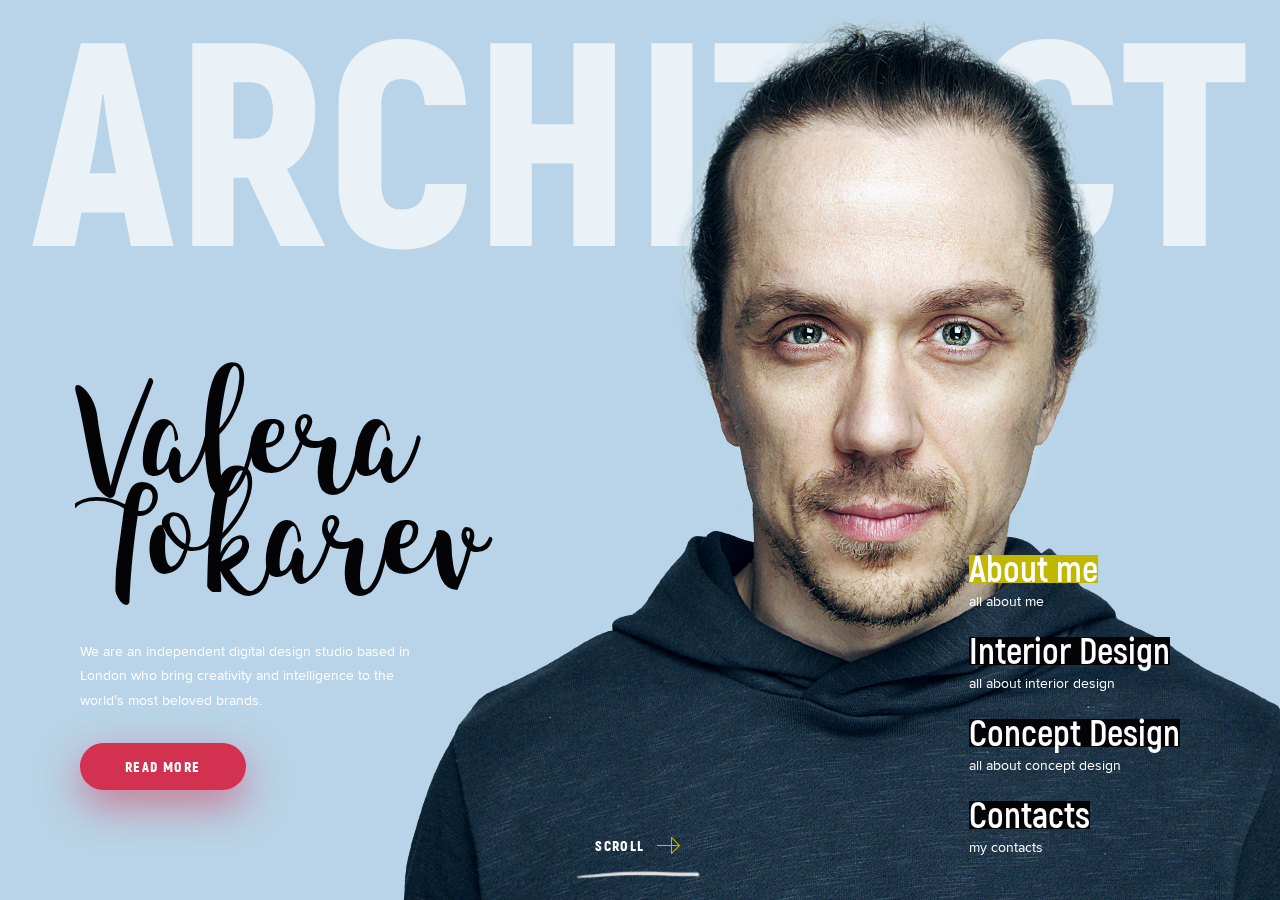
<file: index.html>
<!DOCTYPE html>
<html lang="en">
<head>
	<meta charset="UTF-8">
	<meta name="resources-path" content="resources/">
	<title>Valerka</title>
	<meta name="viewport" content="initial-scale=1, minimal-ui"/>
	<link rel="stylesheet" href="resources/css/styles.css">
	<script src="resources/js/libs/modernizr.js"></script>
	<script src="resources/js/libs/webcomponents-lite.js"></script>
	<script src="resources/js/libs/setPrototypeOf.polyfill.js"></script>
	<script data-main="resources/js/app" src="resources/js/require.js"></script>
</head>
<body>

	<vh-fix></vh-fix>

	<preload-component class="page-wrapper">
		<header>
			<div class="wrapper">
				<div class="side-nav vh-height show1000">
					<nav is="main-nav" class="desktop-nav" data-id="main-slide-scroll">
						<div class="item">
							<a href="#about" class="link-wrap active">
								<span class="link">About <span class="sw">me</span></span>
							</a>
							<div>all about me</div>
						</div>
						<div class="item">
							<a href="#interior" class="link-wrap">
								<span class="link">Interior <span class="sw">Design</span></span>
							</a>
							<div>all about interior design</div>
						</div>
						<div class="item">
							<a href="#concept" class="link-wrap">
								<span class="link">Concept <span class="sw">Design</span></span>
							</a>
							<div>all about concept design</div>
						</div>
						<div class="item">
							<a href="#contacts" class="link-wrap">
								<span class="link">Contacts</span>
							</a>
							<div>my contacts</div>
						</div>
					</nav>
				</div>
			</div>
		</header>

		<full-bg class="full-bg vh-height" data-id="main-slide-scroll">
			<div class="full-bg-wrapper">
				<div class="bg-item vh-height" style="background: #b9d4e8"></div>
				<div class="bg-item vh-height" style="background: #bbe7c2"></div>
				<div class="bg-item vh-height" style="background: #cdbee8"></div>
				<div class="bg-item vh-height" style="background: #c3dce0"></div>
			</div>
		</full-bg>
		
		<stage-component class="stage vh-height">
			<div class="wrapper">
				<full-text>ARCHITECT</full-text>
				<div class="name">
					<div class="svg-top">
						<svg xmlns="http://www.w3.org/2000/svg" xmlns:xlink="http://www.w3.org/1999/xlink" preserveAspectRatio="xMidYMid" viewBox="0 0 346 137">
							<path id="ms1" class="ms" clip-path="url(#clip1)" d="M2.000,24.000 L28.000,123.000 C28.000,123.000 27.862,125.062 32.000,129.000 C36.138,132.938 38.000,129.000 38.000,129.000 L53.000,81.000 C53.000,81.000 76.709,20.016 77.000,20.000 C77.291,19.984 115.000,71.000 115.000,71.000 L104.000,79.000 C104.000,79.000 102.334,85.393 102.000,78.000 C101.666,70.607 97.000,62.000 97.000,62.000 C97.000,62.000 93.529,60.353 90.000,62.000 C86.471,63.647 83.126,65.596 81.000,70.000 C78.874,74.404 75.242,83.346 75.000,89.000 C74.758,94.654 75.026,103.007 76.000,105.000 C76.974,106.993 80.694,111.210 82.000,111.000 C83.306,110.790 89.198,109.222 91.000,107.000 C92.802,104.778 100.233,98.714 100.000,97.000 C99.767,95.286 100.000,91.000 100.000,91.000 C100.000,91.000 101.284,96.487 101.000,100.000 C100.716,103.513 99.701,112.464 101.000,114.000 C102.299,115.536 102.000,116.000 102.000,116.000 L105.000,118.000 C105.000,118.000 111.672,117.730 113.000,116.000 C114.328,114.270 118.000,110.000 118.000,110.000 L131.000,85.000 L144.000,71.000 C144.000,71.000 151.468,63.416 153.000,61.000 C154.532,58.584 159.554,49.552 161.000,46.000 C162.446,42.448 167.540,26.852 168.000,25.000 C168.460,23.148 167.439,10.356 167.000,9.000 C166.561,7.644 161.000,3.000 161.000,3.000 C161.000,3.000 157.368,2.988 155.000,5.000 C152.632,7.012 145.598,16.751 145.000,19.000 C144.402,21.249 140.980,36.240 140.000,52.000 C139.020,67.760 137.296,92.273 138.000,99.000 C138.704,105.727 142.433,127.480 145.000,131.000 C147.567,134.520 152.000,135.000 152.000,135.000 C152.000,135.000 157.871,131.707 160.000,129.000 C162.129,126.293 167.000,119.000 167.000,119.000 C167.000,119.000 171.525,107.233 173.000,103.000 C174.475,98.767 178.244,90.940 180.000,89.000 C181.756,87.060 190.215,85.471 192.000,85.000 C193.785,84.529 202.085,82.115 203.000,80.000 C203.915,77.885 207.236,74.771 207.000,70.000 C206.764,65.229 205.668,62.885 204.000,62.000 C202.332,61.115 195.913,59.822 192.000,63.000 C188.087,66.178 184.028,74.928 184.000,84.000 C183.972,93.072 185.683,103.527 191.000,107.000 C196.317,110.473 202.286,109.425 205.000,109.000 C207.714,108.575 216.574,101.233 218.000,100.000 C219.426,98.767 224.660,87.268 226.000,84.000 C227.340,80.732 234.000,66.000 234.000,66.000 C234.000,66.000 237.062,58.998 236.000,58.000 C234.938,57.002 234.127,54.162 232.000,54.000 C229.873,53.838 225.509,56.885 225.000,59.000 C224.491,61.115 223.926,66.963 225.000,71.000 C226.074,75.037 231.163,80.420 234.000,82.000 C236.837,83.580 246.702,84.635 250.000,83.000 C253.298,81.365 256.000,79.000 256.000,79.000 C256.000,79.000 254.285,85.651 253.000,93.000 C251.715,100.349 250.601,115.503 251.000,119.000 C251.399,122.497 252.989,127.910 259.000,129.000 C265.011,130.090 269.075,128.871 271.000,126.000 C272.925,123.129 281.000,106.000 281.000,106.000 C281.000,106.000 313.289,74.115 314.000,76.000 C314.711,77.885 315.000,78.000 315.000,78.000 C315.000,78.000 313.203,66.150 310.000,63.000 C306.797,59.850 295.765,59.811 294.000,66.000 C292.235,72.189 286.197,90.691 287.000,99.000 C287.803,107.309 290.067,108.577 294.000,110.000 C297.933,111.423 303.520,104.804 305.000,104.000 C306.480,103.196 313.000,93.000 313.000,93.000 C313.000,93.000 311.706,111.300 314.000,115.000 C316.294,118.700 319.375,117.199 321.000,117.000 C322.625,116.801 332.612,108.905 333.000,107.000 C333.388,105.095 339.748,95.460 341.000,93.000 C342.252,90.540 344.000,74.000 344.000,74.000 "/>
							<clipPath id="clip1">
								<text x="6" y="116" id="tx1" class="tx"><tspan>Valera</tspan></text>
							</clipPath>
						</svg>
					</div>
					<div class="svg-bot">
						<svg xmlns="http://www.w3.org/2000/svg" xmlns:xlink="http://www.w3.org/1999/xlink" preserveAspectRatio="xMidYMid" viewBox="0 0 422 143">
							<path id="ms2" class="ms" clip-path="url(#clip2)" d="M3.000,45.063 C3.000,45.063 12.789,38.119 21.000,37.062 C29.211,36.006 45.216,38.390 49.000,41.063 C52.784,43.735 65.826,50.206 68.000,50.062 C70.174,49.919 81.209,47.800 84.000,43.062 C86.791,38.325 84.687,31.781 84.000,29.063 C83.313,26.344 78.918,22.873 73.000,23.063 C67.082,23.252 61.941,36.003 62.000,40.062 C62.059,44.122 54.443,91.257 54.000,97.063 C53.557,102.868 53.603,131.179 53.000,133.062 C52.397,134.946 52.125,132.927 54.000,136.062 C55.875,139.198 84.000,55.062 84.000,55.062 C84.000,55.062 88.504,62.041 89.000,65.062 C89.496,68.084 84.368,76.146 85.000,85.063 C85.632,93.979 88.639,102.552 91.000,104.063 C93.361,105.573 99.114,107.257 103.000,105.062 C106.886,102.868 113.452,93.876 115.000,90.062 C116.548,86.249 118.998,68.157 117.000,64.063 C115.002,59.968 110.205,51.819 107.000,51.063 C103.795,50.306 96.000,54.063 96.000,54.063 C95.227,56.768 92.592,59.152 98.000,68.062 C103.408,76.973 111.134,82.649 115.000,84.062 C118.866,85.476 127.289,86.127 131.000,84.062 C134.711,81.998 144.991,75.857 147.000,75.063 C149.009,74.268 161.601,62.862 164.000,60.063 C166.399,57.262 173.621,43.395 176.000,35.063 C178.379,26.730 180.007,17.946 179.000,13.062 C177.993,8.179 173.919,3.744 169.000,3.062 C164.081,2.381 160.808,5.898 158.000,12.062 C155.192,18.227 148.923,40.611 148.000,51.063 C147.077,61.514 144.000,119.063 144.000,119.063 L144.000,127.062 L144.000,92.062 C144.000,92.062 145.126,98.262 149.000,92.062 C152.874,85.863 158.441,78.563 163.000,75.063 C167.559,71.562 172.007,72.060 175.000,76.063 C177.993,80.065 179.031,85.692 176.000,89.062 C172.969,92.433 165.262,100.098 161.000,102.062 C156.738,104.027 153.000,106.063 153.000,106.063 C153.000,106.063 158.625,110.184 160.000,114.062 C161.375,117.941 168.712,122.135 172.000,125.063 C175.288,127.990 180.414,131.614 185.000,128.063 C189.586,124.511 192.299,120.619 195.000,114.062 C197.701,107.506 202.115,92.263 203.000,89.062 C203.885,85.863 208.908,70.292 212.000,67.063 C215.092,63.833 220.542,59.906 224.000,62.062 C227.458,64.219 226.223,70.311 228.000,73.063 C229.777,75.814 212.000,74.062 212.000,74.062 C212.000,74.062 201.275,93.122 202.000,96.062 C202.725,99.003 206.908,109.460 211.000,109.063 C215.092,108.665 218.474,105.827 222.000,101.063 C225.526,96.298 227.000,89.062 227.000,89.062 C227.000,89.062 229.701,83.325 228.000,94.063 C226.299,104.800 223.769,110.049 226.000,112.063 C228.231,114.076 230.495,115.276 234.000,115.062 C237.505,114.849 242.901,109.576 246.000,105.062 C249.099,100.549 254.853,84.311 257.000,80.062 C259.147,75.814 268.738,61.452 268.000,62.062 C267.262,62.673 268.081,55.500 264.000,54.063 C259.919,52.625 254.718,54.225 255.000,58.062 C255.282,61.900 255.240,66.698 257.000,71.062 C258.760,75.427 262.033,81.741 266.000,82.063 C269.967,82.384 278.256,84.833 283.000,82.063 C287.744,79.292 288.000,80.062 288.000,80.062 C289.159,83.541 284.440,86.938 283.000,96.062 C281.560,105.187 279.734,118.387 282.000,121.062 C284.266,123.738 285.436,128.522 292.000,128.063 C298.564,127.603 303.388,122.687 306.000,116.063 C308.612,109.438 311.727,91.354 315.000,87.062 C318.273,82.771 324.974,82.195 328.000,83.062 C331.026,83.930 343.903,77.538 345.000,77.062 C346.097,76.587 348.927,70.930 345.000,65.062 C341.073,59.195 337.293,58.225 333.000,60.063 C328.707,61.900 324.636,65.152 323.000,71.062 C321.364,76.973 319.679,93.711 324.000,99.062 C328.321,104.414 332.154,108.687 337.000,109.063 C341.846,109.438 346.696,107.827 352.000,102.062 C357.304,96.298 364.194,80.379 365.000,79.063 C365.806,77.746 367.170,71.017 369.000,72.063 C370.830,73.108 372.533,73.895 374.000,86.062 C375.467,98.230 375.896,108.252 378.000,114.062 C380.104,119.873 380.940,122.000 384.000,123.062 C387.060,124.125 387.597,120.030 391.000,111.062 C394.403,102.095 401.868,79.335 402.000,75.063 C402.132,70.790 400.892,67.133 399.000,66.063 C397.108,64.992 392.824,66.698 394.000,71.062 C395.176,75.427 399.000,82.063 399.000,82.063 C399.000,82.063 405.888,87.876 410.000,87.062 C414.112,86.249 418.932,80.244 420.000,77.062"/>
							<clipPath id="clip2">
								<text x="8" y="114" id="tx2" class="tx" filter="url(#f2)"><tspan>Tokarev</tspan></text>
							</clipPath>
						</svg>
					</div>
				</div>

				<div class="replaceable" data-id="stage-replaceable">
					<div class="photo">
						<contain-resize
							data-width="1015"
							data-height="1019">
							<img is="img-preload" class="top-photo"
								data-wait="true"
								data-desktop-src="resources/images/main/photo-top.png"
								src=""
								alt=""/>
							<img is="img-preload" class="bot-photo"
								data-wait="true"
								data-desktop-src="resources/images/main/photo-bot.png"
								src=""
								alt=""/>

							<birds-component></birds-component>
						</contain-resize>
					</div>

					<div class="stage-screen stage-about">
						<div class="arrow"></div>
					</div>

					<div class="stage-screen stage-interior">
						<div class="lamp">
							<div class="lamp-inner"></div>
						</div>
					</div>

					<div class="scroll-button-wrapper">
						<div class="scroll-button">scroll</div>
					</div>
				</div>
			</div>
		</stage-component>

		<main class="replaceable" data-id="main-replaceable">
			<slide-scroll class="vh-height" data-id="main-slide-scroll">
				<div class="slide-scroll-wrapper">

					<section class="home js-slide vh-height" id="#about">
						<div class="bg"></div>
						<div class="wrapper">
							<div class="text">
								<p>We are an independent digital design studio based in London who bring creativity and intelligence to the world’s most beloved brands.</p>
								<div class="btn-wrap">
									<a href="#" class="button">Read more</a>
								</div>
							</div>
						</div>
					</section>

					<section class="about js-slide vh-height" id="#interior">
						<div class="bg">
							<div class="wrapper">
								<div class="bg-arrow"></div>
							</div>
						</div>
						<div class="wrapper">
							<div class="text">
								<p>We are an independent digital design studio based in London who bring creativity and intelligence to the world’s most beloved brands.</p>
								<div class="btn-wrap">
									<a href="#" class="button">Read more</a>
								</div>
							</div>
						</div>
					</section>

					<section class="about js-slide vh-height" id="#concept">
						<div class="bg">
							<div class="wrapper">
								<div class="bg-arrow"></div>
							</div>
						</div>
						<div class="wrapper">
							<div class="text">
								<p>We are an independent digital design studio based in London who bring creativity and intelligence to the world’s most beloved brands.</p>
								<div class="btn-wrap">
									<a href="#" class="button">Read more</a>
								</div>
							</div>
						</div>
					</section>

					<section class="about js-slide vh-height" id="#contacts">
						<div class="bg">
							<div class="wrapper">
								<div class="bg-arrow"></div>
							</div>
						</div>
						<div class="wrapper">
							<div class="text">
								<p>We are an independent digital design studio based in London who bring creativity and intelligence to the world’s most beloved brands.</p>
								<div class="btn-wrap">
									<a href="#" class="button">Read more</a>
								</div>
							</div>
						</div>
					</section>

				</div>
			</slide-scroll>
		</main>

	</preload-component>
</body>
</html>
</file>
<file: resources/css/styles.css>
@font-face {
	font-family:'P';
	src: url('../fonts/p-Regular_gdi.eot');
	src: url('../fonts/p-Regular_gdi.eot?#iefix') format('embedded-opentype'),
		url('../fonts/p-Regular_gdi.woff') format('woff'),
		url('../fonts/p-Regular_gdi.ttf') format('truetype'),
		url('../fonts/p-Regular_gdi.svg#P-Regular') format('svg');
	font-weight: 400;
	font-style: normal;
	font-stretch: normal;
}
@font-face {
	font-family:'Akrobat';
	src: url('../fonts/Akrobat-Bold.eot');
	src: url('../fonts/Akrobat-Bold.eot?#iefix') format('embedded-opentype'),
		url('../fonts/Akrobat-Bold.woff') format('woff'),
		url('../fonts/Akrobat-Bold.ttf') format('truetype'),
		url('../fonts/Akrobat-Bold.svg#Akrobat-Bold') format('svg');
	font-weight: 700;
	font-style: normal;
	font-stretch: normal;
}
@font-face {
	font-family:'Akrobat';
	src: url('../fonts/Akrobat-Black.eot');
	src: url('../fonts/Akrobat-Black.eot?#iefix') format('embedded-opentype'),
		url('../fonts/Akrobat-Black.woff') format('woff'),
		url('../fonts/Akrobat-Black.ttf') format('truetype'),
		url('../fonts/Akrobat-Black.svg#Akrobat-Black') format('svg');
	font-weight: 900;
	font-style: normal;
	font-stretch: normal;
}
@font-face {
	font-family:'KingBasil';
	src: url('../fonts/KingBasilLite-Regular.eot');
	src: url('../fonts/KingBasilLite-Regular.eot?#iefix') format('embedded-opentype'),
		url('../fonts/KingBasilLite-Regular.woff') format('woff'),
		url('../fonts/KingBasilLite-Regular.ttf') format('truetype'),
		url('../fonts/KingBasilLite-Regular.svg#KingBasilLite-Regular') format('svg');
	font-weight: 400;
	font-style: normal;
	font-stretch: normal;
}
* {
	margin: 0;
	padding: 0;
	outline: 0 none;
	border: none;
}
li {
	list-style: none outside none;
}
html, body {
	border: 0 none;
}
html {
	height: 100%;
	-webkit-text-size-adjust: none;
}

body {
	font-size: 14px;
	color: #ffffff;
/*	background: #b9d4e8;*/
	height: 100%;
	-webkit-font-smoothing: antialiased;
	-moz-osx-font-smoothing: grayscale;
	-webkit-tap-highlight-color: transparent;
	font-family: 'P', sans-serif;
}

input {
	-webkit-appearance: none;
}
input[type='number'] {
    -moz-appearance:textfield;
}

input::-webkit-outer-spin-button,
input::-webkit-inner-spin-button {
    -webkit-appearance: none;
    margin: 0;
}

body.prevent-scroll {
	overflow: hidden;
}
body.prevent-scroll .page-wrapper {

}

a {
	text-decoration: none;
}

::selection {
	position: relative;
	background: rgba(211, 49, 80, 0.7);
}
::-moz-selection {
	background: rgba(211, 49, 80, 0.7);
}

preload-component {
	display: block;
	min-height: 100%;
}
.page-wrapper {
	position: relative;
	overflow: hidden;
	min-width: 320px;
}
.show320 {
	display: block !important;
}
.show640 {
	display: none !important;
}
.show320.show640 {
	display: block !important;
}
.show1000 {
	display: none !important;
}
.show640.show1000 {
	display: none !important;
}
span.show320 {
	display: inline !important;
}
span.show640 {
	display: none !important;
}
span.show320.show640 {
	display: inline !important;
}
span.show1000 {
	display: none !important;
}
span.show640.show1000 {
	display: none !important;
}
@media screen and (min-width: 640px) {
	.show320 {
		display: none !important;
	}
	.show320.show640 {
		display: block !important;
	}
	.show640 {
		display: block !important;
	}
	.show640.show1000 {
		display: block !important;
	}
	span.show320 {
		display: none !important;
	}
	span.show320.show640 {
		display: inline !important;
	}
	span.show640 {
		display: inline !important;
	}
	span.show640.show1000 {
		display: inline !important;
	}
}
@media screen and (min-width: 1000px) {
	.show320.show640 {
		display: none !important;
	}
	.show640 {
		display: none !important;
	}
	.show1000 {
		display: block !important;
	}
	.show640.show1000 {
		display: block !important;
	}
	span.show320.show640 {
		display: none !important;
	}
	span.show640 {
		display: none !important;
	}
	span.show1000 {
		display: inline !important;
	}
	span.show640.show1000 {
		display: inline !important;
	}
}
header {
	position: fixed;
	width: 100%;
	height: 0;
	top: 0;
	left: 0;
	z-index: 1000;
}
header .side-nav {
	position: absolute;
	right: 0;
}
.desktop-nav {
	position: absolute;
	right: 20px;
	bottom: 26px;
}
.desktop-nav .item {
	margin-bottom: 18px;
}
.desktop-nav .link-wrap {
	position: relative;
	display: inline-block;
	margin-bottom: 0px;
	overflow: hidden;
}
.desktop-nav .link-wrap.active {
	cursor: default;
}
.desktop-nav .link-wrap .sw {
	position: relative;
	display: inline-block;
}
.desktop-nav .link-wrap:before {
	content: "";
	position: absolute;
	left: -1px;
	right: -3px;
	top: 9px;
	bottom: 6px;
	transition: all 0.07s;
	background: #040406;
}
.desktop-nav .link-wrap .sw:after {
	content: "";
	position: absolute;
	left: -4px;
	right: -1px;
	top: 9px;
	bottom: 6px;
	background: #040406;
	z-index: -1;
}
.desktop-nav .link-wrap:before {
	transition: all 0.07s;
}
.desktop-nav .link-wrap:hover:before,
.desktop-nav .link-wrap.active:before {
	transition: all 0.07s;
	background: #c1b700;
}
.desktop-nav .link-wrap .sw:after {
	transition: all 0.07s;
}
.desktop-nav .link-wrap:hover .sw:after {
	transition: all 0.07s ease 0.07s;
	opacity: 0;
}
.desktop-nav .link-wrap.active .sw:after {
	transition: all 0.07s ease 0s;
	opacity: 0;
}
.desktop-nav .link {
	position: relative;
	display: inline-block;
	white-space: nowrap;
	font-size: 36px;
	font-family: 'Akrobat', sans-serif;
	font-weight: 700;
	color: #ffffff;
	z-index: 2;
}

.wrapper {
	position: relative;
	width: calc(100% - 60px);
	max-width: 1210px;
	margin: 0 auto;
}
@media screen and (min-width: 640px) {
	.wrapper {
		width: calc(100% - 120px);
	}
}
@media screen and (min-width: 1000px) {
	.wrapper {
		width: calc(100% - 160px);
	}
}

.vh-height {
	display: block;
	height: 100vh;
}

.full-bg {
	position: absolute;
	width: 100%;
	height: 100%;
	left: 0;
	top: 0;
	z-index: 0;
}


.stage {
	position: fixed;
	width: 100%;
	height: 100vh;
	left: 0;
	top: 0;
	overflow: hidden;
}
.stage .wrapper {
	height: 100%;
}
.stage .name {
	position: absolute;
	top: 7%;
	line-height: 0.83;
	font-family: 'KingBasil';
	font-size: 120px;
	color: #040406;
	z-index: 5;
}
.stage .name svg {
	position: absolute;
	width: 100%;
	height: 100%;
}
.stage .name .tx {
	font-size: 120px;
	font-family: "KingBasil";
}
.stage .name path {
	stroke: #040406;
	stroke-width: 26px;
	fill: none;
	stroke-linecap:  round;
} 
.stage .name .svg-top {
	position: absolute;
	top: 0;
	left: -5px;
	width: 160px;
	height: 90px;
}
.stage .name .svg-bot {
	position: absolute;
	top: 0;
	left: 149px;
	width: 200px;
	height: 95px;
}
@media screen and (min-height: 320px) {
	.stage .name {
		top: calc(10px + 7%);
	}
	.stage .name .svg-top {
		position: absolute;
		top: -25px;
		left: -5px;
		width: 160px;
		height: 90px;
	}
	.stage .name .svg-bot {
		position: absolute;
		top: 27px;
		left: -10px;
		width: 200px;
		height: 95px;
	}
}
@media screen and (min-height: 400px) {
	.stage .name {
		top: 20%;
	}
}
@media screen and (min-height: 500px) {
	.stage .name {
		top: auto;
		bottom: calc(400px + 7%);
	}
}
@media screen and (min-width: 640px) and (min-height: 500px) {
	.stage .name {
		top: auto;
		bottom: calc(400px + 7%);
	}
	.stage .name .svg-top {
		top: -25px;
		left: -5px;
		width: 230px;
		height: 90px;
	}

	.stage .name .svg-bot {
		top: 48px;
		left: -10px;
		width: 290px;
		height: 95px;
	}
}
@media screen and (min-width: 1200px) and (min-height: 640px) {
	.stage .name {
		top: auto;
		bottom: calc(450px + 7%);
	}
	.stage .name .svg-top {
		top: -25px;
		left: -5px;
		width: 346px;
		height: 137px;
	}
	.stage .name .svg-bot {
		top: 78px;
		left: -5px;
		width: 422px;
		height: 143px;
	}
}
.page-inner .stage .name {
	top: 234px;
	left: -10px;
}
.page-inner .stage .name .svg-top {
	top: -25px;
	left: -5px;
	width: 230px;
	height: 90px;
}
.page-inner .stage .name .svg-bot {
	top: 48px;
	left: -10px;
	width: 290px;
	height: 95px;
}

.stage full-text {
	position: absolute;
	left: -52px;
	font-family: 'Akrobat', sans-serif;
	font-size: 313px;
	font-weight: 900;
	line-height: 0.9;
	color: rgba(255, 255, 255, 0.7);
}
.page-inner .stage full-text {
	color: #ffffff;
}

contain-resize {
	display: block;
	position: absolute;
	max-width: 100%;
	max-width: 100%;
	width: 100%;
	height: 100%;
	left: 0;
	top: 0;
	bottom: 0;
	right: 0;
	margin: auto;
}

.stage .photo {
	position: absolute;
	right: -500px;
	left: -350px;
	height: calc(100% + 20px);
	margin: auto;
	bottom: -50px;
	z-index: 1;
}
.stage .photo .top-photo {
	position: absolute;
	top: 0;
	left: 0;
	width: 100%;
	height: auto;
	transform-origin: 74% 95%;
	z-index: 1;
}
.stage .photo .bot-photo {
	position: absolute;
	bottom: 0;
	left: 0;
	width: 100%;
	height: auto;
	z-index: 1;
}


@media screen and (min-width: 640px) {
	.stage .photo {
		width: 1015px;
		height: calc(100% + 150px);
		left: auto;
		right: -300px;
		bottom: -150px;
	}
}
@media screen and (min-width: 1000px) {
	.stage .photo {
		width: 1015px;
		right: -16%;
	}
}
@media screen and (min-width: 1200px) {

}

.stage birds-component {
	display: block;
	position: absolute;
	width: 100%;
	height: 100%;
	left: 0;
	top: 0;
	z-index: 0;
}
@keyframes frames3 {
	0%   {
		background-position: 0% 0;
	}
	33%  {
		background-position: -100% 0;
	}
	66%  {
		background-position: -200% 0;
	}
	100% {
		background-position: -0% 0;
	}
}
birds-component .bird {
	position: absolute;
	background-size: auto 100%;
	opacity: 1;
	transform: rotate(-15deg);
}
birds-component .bird-1 {
	left: calc(50% - 60px);
	top: 10%;
	width: 230px;
	height: 230px;
	background-image: url(../images/birds/b11.png);
	animation: frames3 0.6s steps(1) infinite;
	filter: drop-shadow(2px 2px 1px rgba(0, 0, 0, 0.1));
}
birds-component .bird-1:nth-child(3n + 1) {
/*	animation-delay: 0.2s;*/
}
birds-component .bird-1:nth-child(3n + 2) {
/*	animation-delay: 0.4s;*/
}
/*birds-component .bird-2 {
	left: calc(50% - 50px);
	top: 5%;
	width: 160px;
	height: 160px;
	background-image: url(../images/birds/b11.png);
	animation: frames3 0.6s steps(1) infinite;
	animation-delay: 0.2s;
	filter: drop-shadow(2px 2px 1px rgba(0, 0, 0, 0.1));
}
birds-component .bird-3 {
	left: calc(50% - 120px);
	top: 9%;
	width: 160px;
	height: 160px;
	background-image: url(../images/birds/b11.png);
	animation: frames3 0.6s steps(1) infinite;
	animation-delay: 0.4s;
	filter: drop-shadow(2px 2px 1px rgba(0, 0, 0, 0.1));
}
*/
.stage .bg-blured {
	position: absolute;
	bottom: 25%;
	left: 35%;
	font-family: 'Akrobat', sans-serif;
	font-size: 56px;
	line-height: 0.85;
	font-weight: 700;
	text-transform: uppercase;
	letter-spacing: 0.05em;
	opacity: 0.6;
	filter: blur(3.5px);
}


.stage .scroll-button-wrapper {
	display: none;
	position: absolute;
	width: 100%;
	left: 0;
	bottom: 21px;
	z-index: 10;
}
@media screen and (min-width: 640px) and (min-height: 400px) {
	.stage .scroll-button-wrapper {
		display: block;
	}
}


.stage .stage-screen {
	position: absolute;
	width: 100%;
	height: 100%;
	left: 0;
	top: 0;
	z-index: 2;
}

.stage-about .arrow {
	position: absolute;
	bottom: calc(365px + 7%);
	left: 375px;
	width: 331px;
	height: 38px;
	background: url(../images/arrow.png);
	display: none;
}
@media screen and (min-width: 1350px) and (min-height: 500px) {
	.stage-about .arrow {
		display: block;
	}
}
.stage-interior .lamp {
	position: absolute;
	top: -13px;
	left: 15.5%;
	width: 307px;
	height: 550px;
	transform-origin: 50% -500px;
	display: none;
}
.stage-interior .lamp-inner {
	position: absolute;
	top: 0;
	left: 0;
	width: 100%;
	height: 100%;
	background: url(../images/main/lamp.png);
	transform: translateY(-550px);
}
@media screen and (min-width: 1200px) and (min-height: 640px) {
	.stage-interior .lamp {
		display: block;
	}
}









section {
	position: relative;
}
section .bg {
	position: absolute;
	width: 100%;
	height: 100%;
	left: 0;
	top: 0;
}

p {
	line-height: 1.75;
	margin-bottom: 30px;
}



.scroll-button-wrapper {
	text-align: center;
}
.scroll-button {
	display: inline-block;
	position: relative;
	padding-right: 40px;
	padding-bottom: 25px;
	font-family: 'Akrobat', sans-serif;
	font-weight: 900;
	font-size: 14px;
	text-transform: uppercase;
	letter-spacing: 0.1em;
	cursor: pointer;
}
.scroll-button:before {
	content: "";
	position: absolute;
	bottom: 0;
	left: -20px;
	width: 126px;
	height: 9px;
	background: url(../images/underline.png);
}
.scroll-button:after {
	content: "";
	position: absolute;
	right: 5px;
	top: 0;
	width: 23px;
	height: 17px;
	background: url(../images/arr-right.svg);
}

.button {
	display: inline-block;
	position: relative;
	padding: 15px 45px;
	border-radius: 28px;
	font-family: 'Akrobat', sans-serif;
	font-size: 14px;
	font-weight: 900;
	text-transform: uppercase;
	letter-spacing: 0.1em;
	color: #ffffff;
	background: #d33150;
	box-shadow: 
		0px 15px 40px 0px rgba(211, 49, 80, 0.55),
		inset 0px 0px 0px 0px rgba(185, 212, 232, 0);
	transition: all 0.1s;
}
.button:hover {
	background: #c1b700;
	box-shadow: 
		0px 10px 14px 0px rgba(193, 183, 0, 0.35),
		inset 0px 5px 10px 0px rgba(185, 212, 232, 0.3);
	transition: all 0.05s;
}


.l {
	box-sizing: border-box;
	float: left;
}
.r {
	box-sizing: border-box;
	float: right;
}

slide-scroll {
	position: relative;
	display: block;
	height: 100vh;
	overflow: hidden;
}
slide-scroll .slide-scroll-wrapper {
	transition: all 0s;
}
section .wrapper {
	height: 100%;
	box-sizing: border-box;
}
.home {
	z-index: 50;
	position: relative;
}
.home .text {
	position: absolute;
	bottom: 15px;
	left: 0;
	margin: auto;
	width: 100%;
	max-width: 330px;
}
.home .text .btn-wrap {
	text-align: left;
}
.home p {
	margin-bottom: 10px;
}
@media screen and (min-height: 400px) {
	.home p {
		margin-bottom: 30px;
	}
	.home .text {
		bottom: 35px;	
	}
}
@media screen and (min-height: 500px) {
	.home .text {
		bottom: 110px;
	}
}

.about {
	z-index: 50;
	position: relative;
}
.about .text {
	position: absolute;
	bottom: 35px;
	left: 0;
	margin: auto;
	width: 100%;
	max-width: 330px;
}
.about .text .btn-wrap {
	text-align: center;
}
.about p {
	margin-bottom: 10px;
}
@media screen and (min-height: 400px) {
	.about p {
		margin-bottom: 30px;
	}
	.about .text {
		bottom: 35px;	
	}
}
@media screen and (min-height: 500px) {
	.about .text {
		bottom: 110px;
	}
}



.wrapper {
/*	outline: 1px solid;*/
}

.project-slider {
	position: relative;
}
.project-slider .inner {
	position: absolute;
	width: 100%;
	height: 100%;
	left: 0;
	top: 0;
}
.project-slider .slide {
	position: absolute;
	width: 100%;
	height: 100%;
	top: 0;
	left: 0;
}
.project-slider img {
	position: absolute;
	left: 0;
	top: 0;
	bottom: 0;
	right: 0;
	margin: auto;
	max-width: 100%;
	max-height: 100%;
}


.interior {
	padding-top: 490px;
}
.interior .l {
	outline: 1px solid;
	padding-right: 30px;
	width: 31.5%;
}
.interior .r {
	outline: 1px solid;
	width: 68.5%;
}
.interior .project-slider {
	width: 100%;
	height: 395px;
}


.csstransitions preload-component {
	transition:  all 0.4s;
	opacity: 0;
}
.csstransitions preload-component.load-complete-once {
	opacity: 1;
}
.csstransitions .desktop-nav {
	will-change: transform;
	opacity: 0;
	transform: translateX(-3px);
}
.csstransitions .load-complete-once .desktop-nav {
	will-change: auto;
	transition:  all 0.3s ease-out 1.5s;
	transform: translateX(0px);
	opacity: 1;
}


.csstransitions .stage .photo {
	will-change: transform;
	transform: translateX(3px);
}
.csstransitions .load-complete-once .stage .photo {
	will-change: auto;
	transform: translateX(0px);
	transition:  transform 1.2s ease-out;
}
.csstransitions .stage full-text {
	will-change: opacity;
	opacity: 0;
}
.csstransitions .load-complete-once .stage full-text {
	will-change: auto;
	opacity: 1;
	transition:  opacity 1.4s ease 0.2s;
}
.csstransitions .stage .bg-blured {
	will-change: transform;
	transform: translateX(10px);
	opacity: 0;
}
.csstransitions .load-complete-once .stage .bg-blured {
	will-change: auto;
	transition:  all 1.6s ease-out 0.1s;
	transform: translateX(0px);
	opacity: 1;
}

.csstransitions .stage .svg-top {
	transition: opacity 0s linear 0.3s;
	opacity: 0;
}
.csstransitions .load-complete-once .stage .svg-top {
	opacity: 1;
}
.csstransitions .stage .svg-bot {
	transition: opacity 0s linear 0.8s;
	opacity: 0;
}
.csstransitions .load-complete-once .stage .svg-bot {
	opacity: 1;
}
.csstransitions .stage #ms1 {
	stroke-dasharray: 1400;
	stroke-dashoffset: 1400;
}
.csstransitions .load-complete-once .stage #ms1 {
	transition: all 0.4s linear 0.3s;
	stroke-dashoffset: 0;
}
.csstransitions .stage #ms2 {
	stroke-dasharray: 1750;
	stroke-dashoffset: 1750;
}
.csstransitions .load-complete-once .stage #ms2 {
	transition: all 0.55s linear 0.75s;
	stroke-dashoffset: 0;
}



.csstransitions .stage-about .arrow {
	will-change: transform;
	opacity: 0;
	transform: translateX(-10px);
}
.csstransitions .load-complete-once .stage-about .arrow {
	will-change: auto;
	transition:  all 0.1s linear 0.7s;
	transform: translateX(0px);
	opacity: 1;
}
.csstransitions .stage .scroll-button:before {
	width: 0;
}
.csstransitions .load-complete-once .stage .scroll-button:before {
	transition:  all 0.1s linear 1.75s;
	width: 126px;
}
</file>
